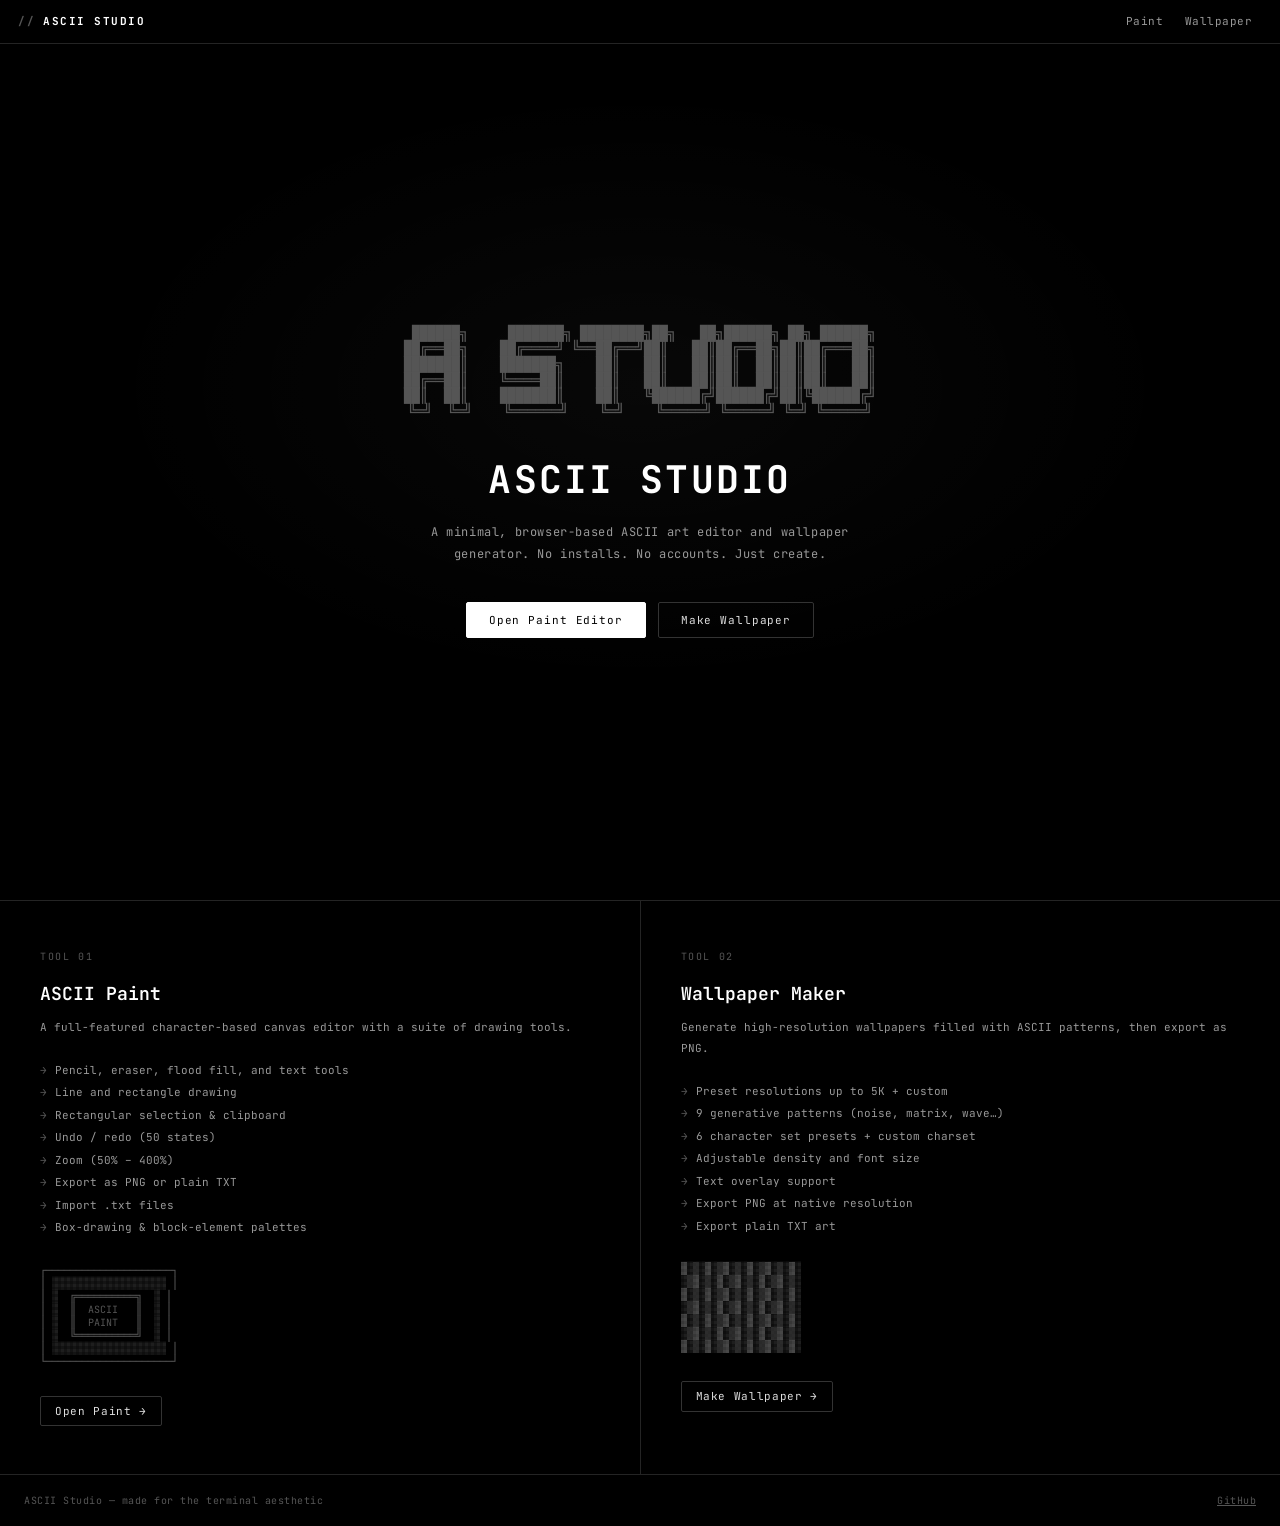
<file: index.html>
<!DOCTYPE html>
<html lang="en">
<head>
  <meta charset="UTF-8">
  <meta name="viewport" content="width=device-width, initial-scale=1.0">
  <title>ASCII Studio — ASCII Paint & Wallpaper Maker</title>
  <meta name="description" content="ASCII Studio is a free, browser-based tool for creating ASCII art and generating ASCII wallpapers. Features a full-featured paint editor and wallpaper generator with custom resolutions.">
  <meta name="keywords" content="ASCII art, ASCII wallpaper, ASCII editor, ASCII paint, text art, monospace art, ASCII generator">
  <meta name="author" content="deviverwork">
  <meta name="robots" content="index, follow">
  <link rel="canonical" href="https://deviverr.github.io/ASCII-Wallpaper/">

  <!-- Open Graph -->
  <meta property="og:type" content="website">
  <meta property="og:url" content="https://deviverr.github.io/ASCII-Wallpaper/">
  <meta property="og:title" content="ASCII Studio — ASCII Paint & Wallpaper Maker">
  <meta property="og:description" content="Create ASCII art and wallpapers in your browser. Free, minimal, and powerful.">
  <meta property="og:image" content="https://deviverr.github.io/ASCII-Wallpaper/og.png">

  <!-- Twitter Card -->
  <meta name="twitter:card" content="summary_large_image">
  <meta name="twitter:title" content="ASCII Studio — ASCII Paint & Wallpaper Maker">
  <meta name="twitter:description" content="Create ASCII art and wallpapers in your browser. Free, minimal, and powerful.">

  <!-- Schema.org -->
  <script type="application/ld+json">
  {
    "@context": "https://schema.org",
    "@type": "WebApplication",
    "name": "ASCII Studio",
    "description": "Browser-based ASCII art paint editor and wallpaper maker",
    "url": "https://deviverr.github.io/ASCII-Wallpaper/",
    "applicationCategory": "DesignApplication",
    "operatingSystem": "Web",
    "offers": { "@type": "Offer", "price": "0", "priceCurrency": "USD" }
  }
  </script>

  <link rel="stylesheet" href="css/style.css">
</head>
<body class="home">

  <nav class="navbar" role="navigation" aria-label="Main navigation">
    <a href="index.html" class="logo">
      <span class="logo-symbol">//</span> ASCII Studio
    </a>
    <div class="nav-links">
      <a href="paint.html">Paint</a>
      <a href="wallpaper.html">Wallpaper</a>
    </div>
  </nav>

  <main>
    <section class="hero" aria-label="Hero">
      <pre class="hero-ascii" aria-hidden="true">
 ██████╗     ███████╗ ████████╗██╗   ██╗██████╗ ██╗ ██████╗
██╔══██╗    ██╔════╝ ╚══██╔══╝██║   ██║██╔══██╗██║██╔═══██╗
███████║    ███████╗    ██║   ██║   ██║██║  ██║██║██║   ██║
██╔══██║    ╚════██║    ██║   ██║   ██║██║  ██║██║██║   ██║
██║  ██║    ███████║    ██║   ╚██████╔╝██████╔╝██║╚██████╔╝
╚═╝  ╚═╝    ╚══════╝    ╚═╝    ╚═════╝ ╚═════╝ ╚═╝ ╚═════╝</pre>
      <h1 class="hero-title">ASCII Studio</h1>
      <p class="hero-sub">A minimal, browser-based ASCII art editor and wallpaper generator. No installs. No accounts. Just create.</p>
      <div class="hero-cta">
        <a href="paint.html" class="btn primary">Open Paint Editor</a>
        <a href="wallpaper.html" class="btn">Make Wallpaper</a>
      </div>
    </section>

    <section class="features" aria-label="Features">
      <div class="feature-card">
        <div class="feature-label">Tool 01</div>
        <h2 class="feature-title">ASCII Paint</h2>
        <p class="feature-desc">A full-featured character-based canvas editor with a suite of drawing tools.</p>
        <ul class="feature-list">
          <li>Pencil, eraser, flood fill, and text tools</li>
          <li>Line and rectangle drawing</li>
          <li>Rectangular selection &amp; clipboard</li>
          <li>Undo / redo (50 states)</li>
          <li>Zoom (50% – 400%)</li>
          <li>Export as PNG or plain TXT</li>
          <li>Import .txt files</li>
          <li>Box-drawing &amp; block-element palettes</li>
        </ul>
        <pre class="feature-preview" aria-hidden="true">
┌─────────────────────┐
│ ░░░░░░░░░░░░░░░░░░░ │
│ ░  ╔══════════╗  ░ │
│ ░  ║  ASCII   ║  ░ │
│ ░  ║  PAINT   ║  ░ │
│ ░  ╚══════════╝  ░ │
│ ░░░░░░░░░░░░░░░░░░░ │
└─────────────────────┘</pre>
        <div class="feature-actions">
          <a href="paint.html" class="btn">Open Paint →</a>
        </div>
      </div>

      <div class="feature-card">
        <div class="feature-label">Tool 02</div>
        <h2 class="feature-title">Wallpaper Maker</h2>
        <p class="feature-desc">Generate high-resolution wallpapers filled with ASCII patterns, then export as PNG.</p>
        <ul class="feature-list">
          <li>Preset resolutions up to 5K + custom</li>
          <li>9 generative patterns (noise, matrix, wave…)</li>
          <li>6 character set presets + custom charset</li>
          <li>Adjustable density and font size</li>
          <li>Text overlay support</li>
          <li>Export PNG at native resolution</li>
          <li>Export plain TXT art</li>
        </ul>
        <pre class="feature-preview" aria-hidden="true">
▓░▒░▓░▒▓░▒░▓░▒▓░▒░▓░
░▒▓░▒░▓░▒▓░▒░▓░▒▓░▒░
▓░▒░▓░▒▓░▒░▓░▒▓░▒░▓░
░▒▓░▒░▓░▒▓░▒░▓░▒▓░▒░
▓░▒░▓░▒▓░▒░▓░▒▓░▒░▓░
░▒▓░▒░▓░▒▓░▒░▓░▒▓░▒░
▓░▒░▓░▒▓░▒░▓░▒▓░▒░▓░</pre>
        <div class="feature-actions">
          <a href="wallpaper.html" class="btn">Make Wallpaper →</a>
        </div>
      </div>
    </section>
  </main>

  <footer class="site-footer" role="contentinfo">
    <span>ASCII Studio &mdash; made for the terminal aesthetic</span>
    <span>
      <a href="https://github.com/deviverr/ASCII-Wallpaper" rel="noopener">GitHub</a>
    </span>
  </footer>

</body>
</html>
</file>
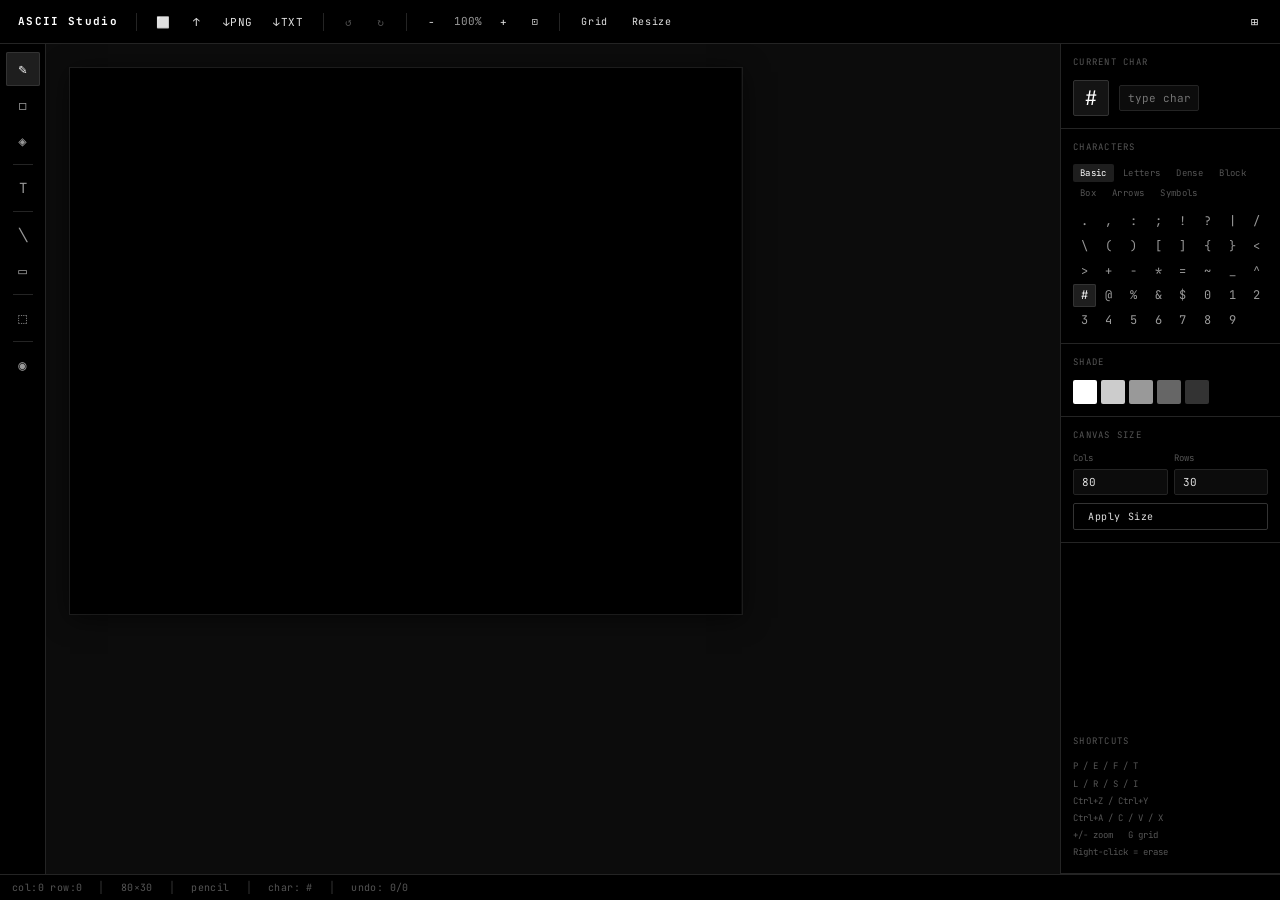
<file: paint.html>
<!DOCTYPE html>
<html lang="en">
<head>
  <meta charset="UTF-8">
  <meta name="viewport" content="width=device-width, initial-scale=1.0">
  <title>ASCII Paint — ASCII Studio</title>
  <meta name="description" content="ASCII Paint editor — draw ASCII art on a grid canvas with pencil, fill, line, rectangle, text, and selection tools.">
  <meta name="robots" content="index, follow">
  <link rel="canonical" href="https://deviverr.github.io/ASCII-Wallpaper/paint.html">
  <link rel="stylesheet" href="css/style.css">
</head>
<body class="paint-page">

  <!-- Top bar -->
  <header class="topbar" role="banner">
    <a href="index.html" class="topbar-logo" title="Home">ASCII Studio</a>
    <div class="topbar-sep"></div>

    <!-- File ops -->
    <div class="topbar-group">
      <button class="btn ghost icon-btn" id="btn-new" title="New canvas (Ctrl+N)">⬜</button>
      <button class="btn ghost icon-btn" id="btn-import" title="Import TXT (Ctrl+O)">↑</button>
      <button class="btn ghost icon-btn" id="btn-export-png" title="Export PNG (Ctrl+S)">↓PNG</button>
      <button class="btn ghost icon-btn" id="btn-export-txt" title="Export TXT">↓TXT</button>
    </div>
    <div class="topbar-sep"></div>

    <!-- Edit ops -->
    <div class="topbar-group">
      <button class="btn ghost icon-btn" id="btn-undo" title="Undo (Ctrl+Z)" disabled>↺</button>
      <button class="btn ghost icon-btn" id="btn-redo" title="Redo (Ctrl+Y)" disabled>↻</button>
    </div>
    <div class="topbar-sep"></div>

    <!-- View -->
    <div class="topbar-group">
      <button class="btn ghost icon-btn" id="btn-zoom-out" title="Zoom out (-)">−</button>
      <span class="zoom-display" id="zoom-display">100%</span>
      <button class="btn ghost icon-btn" id="btn-zoom-in" title="Zoom in (+)">+</button>
      <button class="btn ghost" id="btn-zoom-reset" title="Reset zoom (0)" style="font-size:10px">⊡</button>
    </div>
    <div class="topbar-sep"></div>

    <div class="topbar-group">
      <button class="btn ghost" id="btn-toggle-grid" title="Toggle grid (G)" style="font-size:10px">Grid</button>
      <button class="btn ghost" id="btn-resize" title="Resize canvas" style="font-size:10px">Resize</button>
    </div>

    <!-- Right spacer + panel toggle on mobile -->
    <div style="flex:1"></div>
    <button class="btn ghost icon-btn" id="btn-panel-toggle" title="Toggle panel" style="font-size:12px">⊞</button>
  </header>

  <div class="editor-layout">

    <!-- Left toolbar -->
    <aside class="toolbar" role="toolbar" aria-label="Drawing tools">
      <button class="tool-btn active" data-tool="pencil" title="Pencil (P)" id="tool-pencil">✎</button>
      <button class="tool-btn" data-tool="eraser" title="Eraser (E)" id="tool-eraser">◻</button>
      <button class="tool-btn" data-tool="fill" title="Flood fill (F)" id="tool-fill">◈</button>
      <div class="divider"></div>
      <button class="tool-btn" data-tool="text" title="Text (T)" id="tool-text">T</button>
      <div class="divider"></div>
      <button class="tool-btn" data-tool="line" title="Line (L)" id="tool-line">╲</button>
      <button class="tool-btn" data-tool="rect" title="Rectangle (R)" id="tool-rect">▭</button>
      <div class="divider"></div>
      <button class="tool-btn" data-tool="select" title="Select (S)" id="tool-select">⬚</button>
      <div class="divider"></div>
      <button class="tool-btn" data-tool="eyedropper" title="Eyedropper (I)" id="tool-eyedropper">◉</button>
    </aside>

    <!-- Canvas -->
    <div class="canvas-wrap" id="canvas-wrap">
      <div class="canvas-inner">
        <canvas id="paint-canvas" tabindex="0" aria-label="ASCII art canvas"></canvas>
      </div>
    </div>

    <!-- Side panel -->
    <aside class="side-panel" id="side-panel" role="complementary" aria-label="Editor panel">

      <!-- Current character -->
      <div class="panel-section">
        <div class="panel-title">Current Char</div>
        <div style="display:flex;align-items:center;gap:10px">
          <div id="current-char-display"
            style="width:36px;height:36px;display:flex;align-items:center;justify-content:center;
                   font-family:var(--mono);font-size:20px;color:var(--white);
                   border:1px solid var(--border2);border-radius:var(--r);background:var(--bg2);">
            #
          </div>
          <input type="text" id="char-input" maxlength="1" placeholder="type char"
            style="width:80px" title="Type or paste a single character">
        </div>
      </div>

      <!-- Character palette -->
      <div class="panel-section">
        <div class="panel-title">Characters</div>
        <div class="char-tabs" id="char-tabs"></div>
        <div class="char-grid" id="char-grid"></div>
      </div>

      <!-- Colors -->
      <div class="panel-section">
        <div class="panel-title">Shade</div>
        <div class="color-swatches" id="color-swatches"></div>
      </div>

      <!-- Canvas size -->
      <div class="panel-section">
        <div class="panel-title">Canvas Size</div>
        <div class="panel-input-pair">
          <div>
            <label style="font-size:9px;color:var(--text3);display:block;margin-bottom:3px">Cols</label>
            <input type="number" id="canvas-cols" value="80" min="5" max="300">
          </div>
          <div>
            <label style="font-size:9px;color:var(--text3);display:block;margin-bottom:3px">Rows</label>
            <input type="number" id="canvas-rows" value="30" min="3" max="150">
          </div>
        </div>
        <button class="btn w-full mt-8" id="btn-apply-size" style="font-size:10px">Apply Size</button>
      </div>

      <!-- Selection ops (shown only when active) -->
      <div class="panel-section" id="selection-ops" style="display:none">
        <div class="panel-title">Selection</div>
        <div style="display:flex;gap:4px;flex-wrap:wrap">
          <button class="btn ghost" id="btn-copy" title="Copy (Ctrl+C)" style="font-size:10px">Copy</button>
          <button class="btn ghost" id="btn-cut" title="Cut (Ctrl+X)" style="font-size:10px">Cut</button>
          <button class="btn ghost" id="btn-paste" title="Paste (Ctrl+V)" style="font-size:10px">Paste</button>
          <button class="btn ghost" id="btn-sel-delete" title="Delete" style="font-size:10px">Delete</button>
          <button class="btn ghost" id="btn-sel-clear" title="Deselect (Esc)" style="font-size:10px">Deselect</button>
        </div>
      </div>

      <!-- Help -->
      <div class="panel-section" style="margin-top:auto">
        <div class="panel-title">Shortcuts</div>
        <div style="font-size:9px;color:var(--text3);line-height:1.9;">
          P / E / F / T<br>
          L / R / S / I<br>
          Ctrl+Z / Ctrl+Y<br>
          Ctrl+A / C / V / X<br>
          +/- zoom &nbsp; G grid<br>
          Right-click = erase
        </div>
      </div>

    </aside>
  </div>

  <!-- Status bar -->
  <footer class="statusbar" role="status" aria-live="polite">
    <span id="status-pos">col:0 row:0</span>
    <span class="sep">│</span>
    <span id="status-size">80×30</span>
    <span class="sep">│</span>
    <span id="status-tool">pencil</span>
    <span class="sep">│</span>
    <span id="status-char">char: #</span>
    <span class="sep">│</span>
    <span id="status-hist">undo: 0/0</span>
  </footer>

  <!-- Resize modal -->
  <div class="modal-backdrop hidden" id="modal-resize">
    <div class="modal">
      <div class="modal-title">Resize Canvas</div>
      <p style="font-size:11px;color:var(--text2);margin-bottom:16px">
        Existing content will be preserved where it fits. Content outside the new bounds will be clipped.
      </p>
      <div class="control-row">
        <label>Cols</label>
        <input type="number" id="modal-cols" value="80" min="5" max="300">
      </div>
      <div class="control-row">
        <label>Rows</label>
        <input type="number" id="modal-rows" value="30" min="3" max="150">
      </div>
      <div class="modal-actions">
        <button class="btn ghost" id="modal-resize-cancel">Cancel</button>
        <button class="btn primary" id="modal-resize-ok">Resize</button>
      </div>
    </div>
  </div>

  <!-- Hidden file input for import -->
  <input type="file" id="file-input" accept=".txt" style="display:none">

  <script src="js/paint.js"></script>
</body>
</html>
</file>
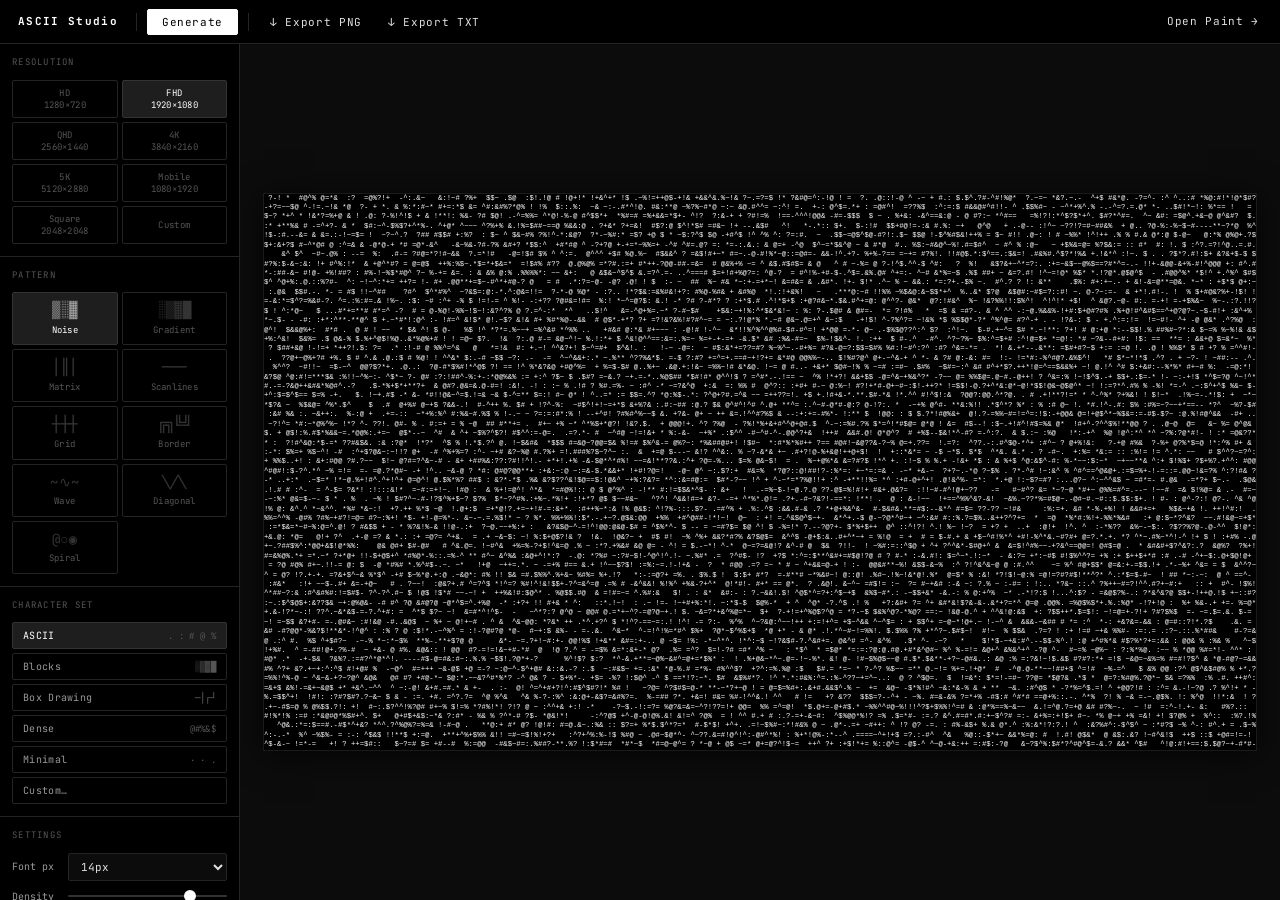
<file: wallpaper.html>
<!DOCTYPE html>
<html lang="en">
<head>
  <meta charset="UTF-8">
  <meta name="viewport" content="width=device-width, initial-scale=1.0">
  <title>ASCII Wallpaper Maker — ASCII Studio</title>
  <meta name="description" content="Generate ASCII art wallpapers at any resolution. Choose from 9 generative patterns, custom character sets, and export as high-resolution PNG.">
  <meta name="robots" content="index, follow">
  <link rel="canonical" href="https://deviverr.github.io/ASCII-Wallpaper/wallpaper.html">
  <link rel="stylesheet" href="css/style.css">
</head>
<body class="wp-page">

  <header class="topbar" role="banner">
    <a href="index.html" class="topbar-logo">ASCII Studio</a>
    <div class="topbar-sep"></div>
    <button class="btn primary" id="btn-generate" style="font-size:11px;padding:5px 14px">Generate</button>
    <div class="topbar-sep"></div>
    <button class="btn ghost" id="btn-export-png" style="font-size:11px">↓ Export PNG</button>
    <button class="btn ghost" id="btn-export-txt" style="font-size:11px">↓ Export TXT</button>
    <div style="flex:1"></div>
    <a href="paint.html" class="btn ghost" style="font-size:11px">Open Paint →</a>
  </header>

  <div class="wp-layout">

    <!-- Controls sidebar -->
    <aside class="wp-controls" role="complementary" aria-label="Wallpaper controls">

      <!-- Resolution -->
      <div class="wp-section">
        <div class="wp-section-title">Resolution</div>
        <div class="res-grid" id="res-grid">
          <button class="res-btn" data-w="1280" data-h="720">HD<br>1280×720</button>
          <button class="res-btn active" data-w="1920" data-h="1080">FHD<br>1920×1080</button>
          <button class="res-btn" data-w="2560" data-h="1440">QHD<br>2560×1440</button>
          <button class="res-btn" data-w="3840" data-h="2160">4K<br>3840×2160</button>
          <button class="res-btn" data-w="5120" data-h="2880">5K<br>5120×2880</button>
          <button class="res-btn" data-w="1080" data-h="1920">Mobile<br>1080×1920</button>
          <button class="res-btn" data-w="2048" data-h="2048">Square<br>2048×2048</button>
          <button class="res-btn" id="res-custom-btn">Custom</button>
        </div>
        <div id="custom-res" style="display:none;margin-top:8px">
          <div class="control-row">
            <label>Width</label>
            <input type="number" id="custom-w" value="1920" min="100" max="7680">
          </div>
          <div class="control-row">
            <label>Height</label>
            <input type="number" id="custom-h" value="1080" min="100" max="4320">
          </div>
          <button class="btn w-full mt-8" id="btn-apply-custom" style="font-size:10px">Apply</button>
        </div>
      </div>

      <!-- Pattern -->
      <div class="wp-section">
        <div class="wp-section-title">Pattern</div>
        <div class="pattern-grid" id="pattern-grid">
          <button class="pattern-btn active" data-pattern="noise">
            <span class="p-preview">▒░▓</span>Noise
          </button>
          <button class="pattern-btn" data-pattern="gradient">
            <span class="p-preview">░▒▓█</span>Gradient
          </button>
          <button class="pattern-btn" data-pattern="matrix">
            <span class="p-preview">│║│</span>Matrix
          </button>
          <button class="pattern-btn" data-pattern="scanlines">
            <span class="p-preview">───</span>Scanlines
          </button>
          <button class="pattern-btn" data-pattern="grid">
            <span class="p-preview">┼┼┼</span>Grid
          </button>
          <button class="pattern-btn" data-pattern="border">
            <span class="p-preview">╔╗╚╝</span>Border
          </button>
          <button class="pattern-btn" data-pattern="wave">
            <span class="p-preview">~∿~</span>Wave
          </button>
          <button class="pattern-btn" data-pattern="diagonal">
            <span class="p-preview">╲╱╲</span>Diagonal
          </button>
          <button class="pattern-btn" data-pattern="spiral">
            <span class="p-preview">@○◉</span>Spiral
          </button>
        </div>
      </div>

      <!-- Character set -->
      <div class="wp-section">
        <div class="wp-section-title">Character Set</div>
        <div class="charset-pills" id="charset-pills">
          <button class="charset-pill active" data-cs="ascii">
            ASCII <span class="cs-sample">. : # @ %</span>
          </button>
          <button class="charset-pill" data-cs="blocks">
            Blocks <span class="cs-sample">░▒▓█</span>
          </button>
          <button class="charset-pill" data-cs="box">
            Box Drawing <span class="cs-sample">─│┌┘</span>
          </button>
          <button class="charset-pill" data-cs="dense">
            Dense <span class="cs-sample">@#%&$</span>
          </button>
          <button class="charset-pill" data-cs="minimal">
            Minimal <span class="cs-sample">· · .</span>
          </button>
          <button class="charset-pill" data-cs="custom">
            Custom…
          </button>
        </div>
        <input type="text" id="custom-charset" placeholder="Type custom chars…"
          style="display:none;margin-top:8px" value=".:-=+*#@">
      </div>

      <!-- Settings -->
      <div class="wp-section">
        <div class="wp-section-title">Settings</div>
        <div class="control-row">
          <label>Font px</label>
          <select id="font-size-select">
            <option value="8">8px</option>
            <option value="10">10px</option>
            <option value="12">12px</option>
            <option value="14" selected>14px</option>
            <option value="16">16px</option>
            <option value="20">20px</option>
            <option value="24">24px</option>
          </select>
        </div>
        <div class="control-row">
          <label>Density</label>
          <input type="range" id="density-range" min="5" max="100" value="80">
        </div>
        <div class="control-row">
          <label>BG Color</label>
          <select id="bg-color-select">
            <option value="#000000">Black</option>
            <option value="#0a0a0a">Near black</option>
            <option value="#111111">Dark</option>
            <option value="#ffffff">White</option>
            <option value="#f5f5f5">Off-white</option>
          </select>
        </div>
        <div class="control-row">
          <label>FG Color</label>
          <select id="fg-color-select">
            <option value="#ffffff">White</option>
            <option value="#dddddd">Light gray</option>
            <option value="#aaaaaa">Gray</option>
            <option value="#888888">Mid gray</option>
            <option value="#000000">Black</option>
          </select>
        </div>
      </div>

      <!-- Text Overlays -->
      <div class="wp-section">
        <div class="wp-section-title">Text Overlay</div>
        <div class="overlay-list" id="overlay-list"></div>
        <div style="display:flex;gap:6px;margin-bottom:6px">
          <input type="text" id="overlay-text" placeholder="overlay text…" style="flex:1">
        </div>
        <div class="control-row" style="margin-bottom:6px">
          <label>Size</label>
          <select id="overlay-size">
            <option value="1">1× (small)</option>
            <option value="2" selected>2× (medium)</option>
            <option value="3">3× (large)</option>
            <option value="4">4× (huge)</option>
          </select>
        </div>
        <div class="control-row" style="margin-bottom:8px">
          <label>Align</label>
          <select id="overlay-align">
            <option value="center" selected>Center</option>
            <option value="top">Top</option>
            <option value="bottom">Bottom</option>
          </select>
        </div>
        <button class="btn w-full" id="btn-add-overlay" style="font-size:10px">+ Add Overlay</button>
      </div>

      <!-- Generate -->
      <div class="wp-section">
        <button class="btn primary w-full wp-generate" id="btn-generate2">Generate ↻</button>
        <div id="wp-info" style="font-size:9px;color:var(--text3);margin-top:8px;line-height:1.7;"></div>
      </div>

    </aside>

    <!-- Preview -->
    <main class="wp-preview-wrap" role="main" aria-label="Wallpaper preview">
      <canvas id="wp-canvas" aria-label="Wallpaper preview canvas"></canvas>
    </main>

  </div>

  <script src="js/wallpaper.js"></script>
</body>
</html>
</file>
<file: css/style.css>
@import url('https://fonts.googleapis.com/css2?family=JetBrains+Mono:ital,wght@0,300;0,400;0,500;0,700;1,400&display=swap');

*, *::before, *::after { box-sizing: border-box; margin: 0; padding: 0; }

:root {
  --bg:      #000000;
  --bg1:     #0c0c0c;
  --bg2:     #141414;
  --bg3:     #1e1e1e;
  --border:  #242424;
  --border2: #333333;
  --text:    #e0e0e0;
  --text2:   #999999;
  --text3:   #555555;
  --white:   #ffffff;
  --mono: 'JetBrains Mono', 'Courier New', Courier, monospace;
  --r: 2px;
  --ease: 100ms ease;
  --sidebar: 220px;
  --toolbar: 46px;
  --topbar:  44px;
  --statusbar: 26px;
}

html { font-size: 13px; -webkit-text-size-adjust: 100%; }
body { font-family: var(--mono); background: var(--bg); color: var(--text); min-height: 100dvh; overflow-x: hidden; line-height: 1.5; }

::selection { background: rgba(255,255,255,0.15); }
::-webkit-scrollbar { width: 5px; height: 5px; }
::-webkit-scrollbar-track { background: var(--bg); }
::-webkit-scrollbar-thumb { background: var(--border2); border-radius: 3px; }
::-webkit-scrollbar-thumb:hover { background: #555; }

/* ── TYPOGRAPHY ── */
a { color: var(--text); text-decoration: none; }

/* ── BUTTONS ── */
.btn {
  display: inline-flex; align-items: center; gap: 5px;
  padding: 6px 14px;
  background: transparent; color: var(--text);
  border: 1px solid var(--border2); border-radius: var(--r);
  font-family: var(--mono); font-size: 11px; letter-spacing: .06em;
  text-decoration: none; cursor: pointer;
  transition: background var(--ease), color var(--ease), border-color var(--ease);
  white-space: nowrap; -webkit-user-select: none; user-select: none;
  outline: none;
}
.btn:hover { background: var(--bg3); color: var(--white); border-color: #444; }
.btn:active { background: #2a2a2a; }
.btn.primary { background: var(--white); color: #000; border-color: var(--white); }
.btn.primary:hover { background: #e0e0e0; border-color: #e0e0e0; color: #000; }
.btn.ghost { border-color: transparent; padding: 6px 10px; }
.btn.ghost:hover { background: var(--bg3); border-color: transparent; }
.btn.icon-btn { padding: 6px 8px; min-width: 30px; justify-content: center; }
.btn.active { background: var(--bg3); color: var(--white); border-color: #555; }
.btn:disabled { opacity: .35; pointer-events: none; }

/* ── INPUTS ── */
input[type=text], input[type=number], select, textarea {
  background: var(--bg1); color: var(--text); border: 1px solid var(--border);
  border-radius: var(--r); font-family: var(--mono); font-size: 11px;
  padding: 5px 8px; outline: none; width: 100%;
  transition: border-color var(--ease);
}
input[type=text]:focus, input[type=number]:focus, select:focus, textarea:focus {
  border-color: var(--border2);
}
input[type=range] {
  -webkit-appearance: none; appearance: none; width: 100%;
  height: 2px; background: var(--border2); border-radius: 1px; outline: none; cursor: pointer;
}
input[type=range]::-webkit-slider-thumb {
  -webkit-appearance: none; appearance: none;
  width: 12px; height: 12px; border-radius: 50%;
  background: var(--white); cursor: pointer;
}
select { cursor: pointer; }
option { background: var(--bg2); }

/* ── DIVIDER ── */
.divider { height: 1px; background: var(--border); margin: 8px 0; }

/* ── NAVBAR ── */
.navbar {
  display: flex; align-items: center; justify-content: space-between;
  padding: 0 18px; height: var(--topbar);
  border-bottom: 1px solid var(--border); background: var(--bg);
  position: sticky; top: 0; z-index: 200; flex-shrink: 0;
}
.navbar .logo {
  font-size: 11px; font-weight: 700; letter-spacing: .14em;
  text-transform: uppercase; color: var(--white);
  text-decoration: none; display: flex; align-items: center; gap: 8px;
}
.navbar .logo-symbol { color: var(--text3); }
.nav-links { display: flex; gap: 2px; align-items: center; }
.nav-links a {
  padding: 5px 10px; color: var(--text2); font-size: 11px; letter-spacing: .04em;
  border-radius: var(--r); transition: color var(--ease), background var(--ease);
  text-decoration: none;
}
.nav-links a:hover { color: var(--white); background: var(--bg3); }
.nav-links a.current { color: var(--white); }

/* ─────────────────────────────────────────────
   HOME PAGE
───────────────────────────────────────────── */
body.home { display: flex; flex-direction: column; }
.home main { flex: 1; }

.hero {
  display: flex; flex-direction: column; align-items: center;
  justify-content: center; text-align: center;
  padding: 80px 24px 60px; min-height: calc(100dvh - var(--topbar));
  position: relative; overflow: hidden;
}
.hero::before {
  content: '';
  position: absolute; inset: 0;
  background: radial-gradient(ellipse 60% 50% at 50% 40%, rgba(255,255,255,.03) 0%, transparent 70%);
  pointer-events: none;
}

.hero-ascii {
  font-family: var(--mono); font-size: clamp(7px, 1.2vw, 13px); line-height: 1.2;
  color: var(--text3); letter-spacing: 0; white-space: pre;
  margin-bottom: 32px; font-weight: 400;
  animation: fadeUp .6s ease both;
}
.hero-title {
  font-size: clamp(22px, 4vw, 38px); font-weight: 700;
  color: var(--white); letter-spacing: .06em; text-transform: uppercase;
  margin-bottom: 14px; animation: fadeUp .6s .1s ease both;
}
.hero-sub {
  font-size: 12px; color: var(--text2); letter-spacing: .05em;
  max-width: 420px; line-height: 1.8; margin-bottom: 36px;
  animation: fadeUp .6s .15s ease both;
}
.hero-cta { display: flex; gap: 12px; flex-wrap: wrap; justify-content: center; animation: fadeUp .6s .2s ease both; }
.hero-cta .btn { padding: 9px 22px; font-size: 11px; letter-spacing: .08em; }

@keyframes fadeUp {
  from { opacity: 0; transform: translateY(12px); }
  to   { opacity: 1; transform: translateY(0); }
}

/* FEATURES */
.features {
  display: grid; grid-template-columns: 1fr 1fr; gap: 1px;
  border-top: 1px solid var(--border); background: var(--border);
}
.feature-card {
  background: var(--bg); padding: 48px 40px;
  transition: background var(--ease);
}
.feature-card:hover { background: var(--bg1); }
.feature-label {
  font-size: 10px; letter-spacing: .16em; text-transform: uppercase;
  color: var(--text3); margin-bottom: 16px;
}
.feature-title { font-size: 18px; font-weight: 600; color: var(--white); margin-bottom: 10px; }
.feature-desc { font-size: 11px; color: var(--text2); line-height: 1.9; margin-bottom: 24px; }
.feature-list { list-style: none; display: flex; flex-direction: column; gap: 6px; }
.feature-list li { font-size: 11px; color: var(--text2); display: flex; align-items: baseline; gap: 8px; }
.feature-list li::before { content: '→'; color: var(--text3); flex-shrink: 0; }
.feature-preview {
  margin-top: 28px; font-family: var(--mono); font-size: 10px; line-height: 1.3;
  color: var(--text3); white-space: pre; letter-spacing: 0; pointer-events: none;
}
.feature-actions { margin-top: 28px; }

/* FOOTER */
.site-footer {
  border-top: 1px solid var(--border); padding: 18px 24px;
  display: flex; align-items: center; justify-content: space-between;
  font-size: 10px; color: var(--text3); letter-spacing: .05em;
}
.site-footer a { color: var(--text3); text-decoration: underline; }
.site-footer a:hover { color: var(--text2); }

/* ─────────────────────────────────────────────
   PAINT EDITOR
───────────────────────────────────────────── */
body.paint-page { height: 100dvh; overflow: hidden; display: flex; flex-direction: column; }

/* Topbar */
.topbar {
  height: var(--topbar); flex-shrink: 0;
  display: flex; align-items: center; gap: 4px;
  padding: 0 10px; border-bottom: 1px solid var(--border);
  background: var(--bg);
}
.topbar-logo { font-size: 11px; font-weight: 700; letter-spacing: .12em; color: var(--white); text-decoration: none; padding: 0 8px; }
.topbar-sep { width: 1px; height: 18px; background: var(--border); margin: 0 6px; flex-shrink: 0; }
.topbar-group { display: flex; align-items: center; gap: 2px; }
.topbar-label { font-size: 10px; color: var(--text3); letter-spacing: .04em; padding: 0 4px; }
.zoom-display { font-size: 11px; color: var(--text2); min-width: 38px; text-align: center; }

/* Editor layout */
.editor-layout {
  flex: 1; display: flex; overflow: hidden;
}

/* Toolbar */
.toolbar {
  width: var(--toolbar); flex-shrink: 0;
  border-right: 1px solid var(--border);
  display: flex; flex-direction: column; align-items: center;
  padding: 8px 0; gap: 2px; overflow-y: auto; background: var(--bg);
}
.tool-btn {
  width: 34px; height: 34px; display: flex; align-items: center; justify-content: center;
  border-radius: var(--r); cursor: pointer; color: var(--text2);
  font-size: 14px; font-family: var(--mono); letter-spacing: 0;
  transition: background var(--ease), color var(--ease);
  border: none; background: transparent; position: relative;
}
.tool-btn:hover { background: var(--bg3); color: var(--white); }
.tool-btn.active { background: var(--bg3); color: var(--white); box-shadow: inset 0 0 0 1px var(--border2); }
.tool-btn[title]:hover::after {
  content: attr(title); position: absolute; left: calc(100% + 8px); top: 50%; transform: translateY(-50%);
  background: var(--bg3); color: var(--text); font-size: 10px; padding: 4px 8px;
  border-radius: var(--r); border: 1px solid var(--border2); white-space: nowrap;
  pointer-events: none; z-index: 999;
}
.toolbar .divider { width: 20px; height: 1px; background: var(--border); margin: 4px 0; }

/* Canvas area */
.canvas-wrap {
  flex: 1; overflow: auto; position: relative;
  background: var(--bg1);
  display: flex; align-items: flex-start; justify-content: flex-start;
}
.canvas-inner { padding: 24px; }
#paint-canvas {
  display: block; cursor: crosshair;
  box-shadow: 0 0 0 1px rgba(255,255,255,.08), 0 4px 24px rgba(0,0,0,.6);
  image-rendering: auto;
}

/* Side panel */
.side-panel {
  width: var(--sidebar); flex-shrink: 0;
  border-left: 1px solid var(--border); overflow-y: auto;
  background: var(--bg); display: flex; flex-direction: column;
}
.panel-section { padding: 12px; border-bottom: 1px solid var(--border); }
.panel-title { font-size: 9px; letter-spacing: .14em; text-transform: uppercase; color: var(--text3); margin-bottom: 10px; }

/* Char palette */
.char-palette { }
.char-tabs { display: flex; gap: 2px; margin-bottom: 8px; flex-wrap: wrap; }
.char-tab {
  font-size: 9px; padding: 3px 7px; cursor: pointer; border-radius: var(--r);
  letter-spacing: .04em; color: var(--text3); border: none; background: transparent;
  font-family: var(--mono); transition: color var(--ease), background var(--ease);
}
.char-tab:hover { color: var(--text2); background: var(--bg3); }
.char-tab.active { color: var(--white); background: var(--bg3); }
.char-grid {
  display: grid; grid-template-columns: repeat(auto-fill, minmax(22px, 1fr)); gap: 2px;
}
.char-cell {
  width: 100%; aspect-ratio: 1; display: flex; align-items: center; justify-content: center;
  font-family: var(--mono); font-size: 12px; cursor: pointer; border-radius: var(--r);
  color: var(--text2); transition: background var(--ease), color var(--ease);
  border: none; background: transparent;
}
.char-cell:hover { background: var(--bg3); color: var(--white); }
.char-cell.selected { background: var(--bg3); color: var(--white); box-shadow: inset 0 0 0 1px var(--border2); }

/* Color swatches */
.color-swatches { display: flex; gap: 4px; }
.swatch {
  width: 24px; height: 24px; border-radius: var(--r); cursor: pointer;
  border: 2px solid transparent; transition: border-color var(--ease), transform var(--ease);
  flex-shrink: 0;
}
.swatch:hover { transform: scale(1.1); }
.swatch.selected { border-color: var(--white); }

/* Panel controls */
.control-row { display: flex; align-items: center; gap: 8px; margin-bottom: 8px; }
.control-row label { font-size: 10px; color: var(--text2); flex-shrink: 0; min-width: 48px; }
.control-row input, .control-row select { flex: 1; }
.panel-input-pair { display: grid; grid-template-columns: 1fr 1fr; gap: 6px; }

/* Status bar */
.statusbar {
  height: var(--statusbar); flex-shrink: 0;
  display: flex; align-items: center; gap: 16px;
  padding: 0 12px; border-top: 1px solid var(--border);
  background: var(--bg); font-size: 10px; color: var(--text3); letter-spacing: .04em;
}
.statusbar span { white-space: nowrap; }
.statusbar .sep { color: var(--border2); }

/* ─────────────────────────────────────────────
   WALLPAPER MAKER
───────────────────────────────────────────── */
body.wp-page { height: 100dvh; overflow: hidden; display: flex; flex-direction: column; }

.wp-layout {
  flex: 1; display: flex; overflow: hidden;
}
.wp-controls {
  width: 240px; flex-shrink: 0; overflow-y: auto;
  border-right: 1px solid var(--border); background: var(--bg);
}
.wp-section { padding: 12px; border-bottom: 1px solid var(--border); }
.wp-section-title { font-size: 9px; letter-spacing: .14em; text-transform: uppercase; color: var(--text3); margin-bottom: 10px; }

.wp-preview-wrap {
  flex: 1; overflow: auto; display: flex;
  align-items: center; justify-content: center; background: var(--bg1);
  padding: 24px;
}
#wp-canvas {
  display: block; max-width: 100%; max-height: 100%;
  box-shadow: 0 0 0 1px rgba(255,255,255,.08), 0 4px 32px rgba(0,0,0,.8);
}

/* Resolution grid */
.res-grid { display: grid; grid-template-columns: 1fr 1fr; gap: 4px; }
.res-btn {
  font-size: 9px; padding: 6px 4px; text-align: center; cursor: pointer;
  border-radius: var(--r); color: var(--text3); border: 1px solid var(--border);
  background: transparent; font-family: var(--mono); letter-spacing: .03em;
  transition: all var(--ease);
}
.res-btn:hover { color: var(--text); border-color: var(--border2); background: var(--bg3); }
.res-btn.active { color: var(--white); border-color: var(--border2); background: var(--bg3); }

/* Pattern grid */
.pattern-grid { display: grid; grid-template-columns: 1fr 1fr; gap: 4px; }
.pattern-btn {
  font-size: 9px; padding: 8px 6px; text-align: center; cursor: pointer;
  border-radius: var(--r); color: var(--text3); border: 1px solid var(--border);
  background: transparent; font-family: var(--mono); letter-spacing: .03em;
  transition: all var(--ease); line-height: 1.4;
}
.pattern-btn:hover { color: var(--text); border-color: var(--border2); background: var(--bg3); }
.pattern-btn.active { color: var(--white); border-color: var(--border2); background: var(--bg3); }
.pattern-btn .p-preview { font-size: 14px; display: block; margin-bottom: 3px; opacity: .6; }

/* charset pills */
.charset-pills { display: flex; flex-direction: column; gap: 4px; }
.charset-pill {
  font-size: 10px; padding: 6px 10px; cursor: pointer; border-radius: var(--r);
  color: var(--text2); border: 1px solid var(--border); background: transparent;
  font-family: var(--mono); letter-spacing: .03em; text-align: left;
  transition: all var(--ease); display: flex; justify-content: space-between; align-items: center;
}
.charset-pill:hover { background: var(--bg3); border-color: var(--border2); color: var(--white); }
.charset-pill.active { background: var(--bg3); border-color: var(--border2); color: var(--white); }
.charset-pill .cs-sample { font-size: 9px; color: var(--text3); }

.wp-generate { width: 100%; padding: 9px; text-align: center; margin-top: 0; }

/* overlay list */
.overlay-list { display: flex; flex-direction: column; gap: 4px; margin-bottom: 8px; }
.overlay-item {
  display: flex; align-items: center; gap: 6px; padding: 5px 8px;
  background: var(--bg2); border-radius: var(--r); font-size: 10px; color: var(--text2);
}
.overlay-item .oi-text { flex: 1; overflow: hidden; text-overflow: ellipsis; white-space: nowrap; }
.overlay-item .oi-del { cursor: pointer; color: var(--text3); padding: 0 2px; background: none; border: none; font-family: var(--mono); }
.overlay-item .oi-del:hover { color: var(--text); }

/* ─────────────────────────────────────────────
   MODAL
───────────────────────────────────────────── */
.modal-backdrop {
  position: fixed; inset: 0; background: rgba(0,0,0,.7);
  display: flex; align-items: center; justify-content: center;
  z-index: 500; backdrop-filter: blur(2px);
}
.modal-backdrop.hidden { display: none; }
.modal {
  background: var(--bg2); border: 1px solid var(--border2); border-radius: 4px;
  padding: 24px; min-width: 300px; max-width: 440px; width: 90%;
}
.modal-title { font-size: 13px; font-weight: 600; color: var(--white); margin-bottom: 16px; letter-spacing: .05em; }
.modal-actions { display: flex; gap: 8px; justify-content: flex-end; margin-top: 20px; }

/* ─────────────────────────────────────────────
   RESPONSIVE / MOBILE
───────────────────────────────────────────── */
@media (max-width: 768px) {
  /* Home */
  .features { grid-template-columns: 1fr; }
  .hero { padding: 48px 16px 40px; min-height: calc(100dvh - var(--topbar)); }
  .hero-ascii { font-size: 6px; }
  .hero-cta { flex-direction: column; align-items: stretch; }
  .hero-cta .btn { justify-content: center; }
  .feature-card { padding: 32px 20px; }

  /* Paint */
  body.paint-page .side-panel { display: none; }
  body.paint-page .side-panel.open {
    display: flex; position: fixed; right: 0; top: var(--topbar); bottom: var(--statusbar);
    z-index: 100; border-left: 1px solid var(--border2);
  }
  .canvas-inner { padding: 12px; }

  /* Wallpaper */
  .wp-layout { flex-direction: column; }
  .wp-controls { width: 100%; max-height: 40dvh; border-right: none; border-bottom: 1px solid var(--border); }
  .wp-preview-wrap { padding: 12px; }
}

@media (max-width: 480px) {
  .topbar-sep, .topbar-label, .zoom-display { display: none; }
  .topbar { padding: 0 6px; gap: 2px; }
  .navbar { padding: 0 12px; }
}

/* ─────────────────────────────────────────────
   UTILITIES
───────────────────────────────────────────── */
.sr-only { position: absolute; width: 1px; height: 1px; padding: 0; margin: -1px; overflow: hidden; clip: rect(0,0,0,0); white-space: nowrap; border: 0; }
.hidden { display: none !important; }
.flex { display: flex; }
.gap-4 { gap: 4px; }
.mt-8 { margin-top: 8px; }
.w-full { width: 100%; }
</file>
